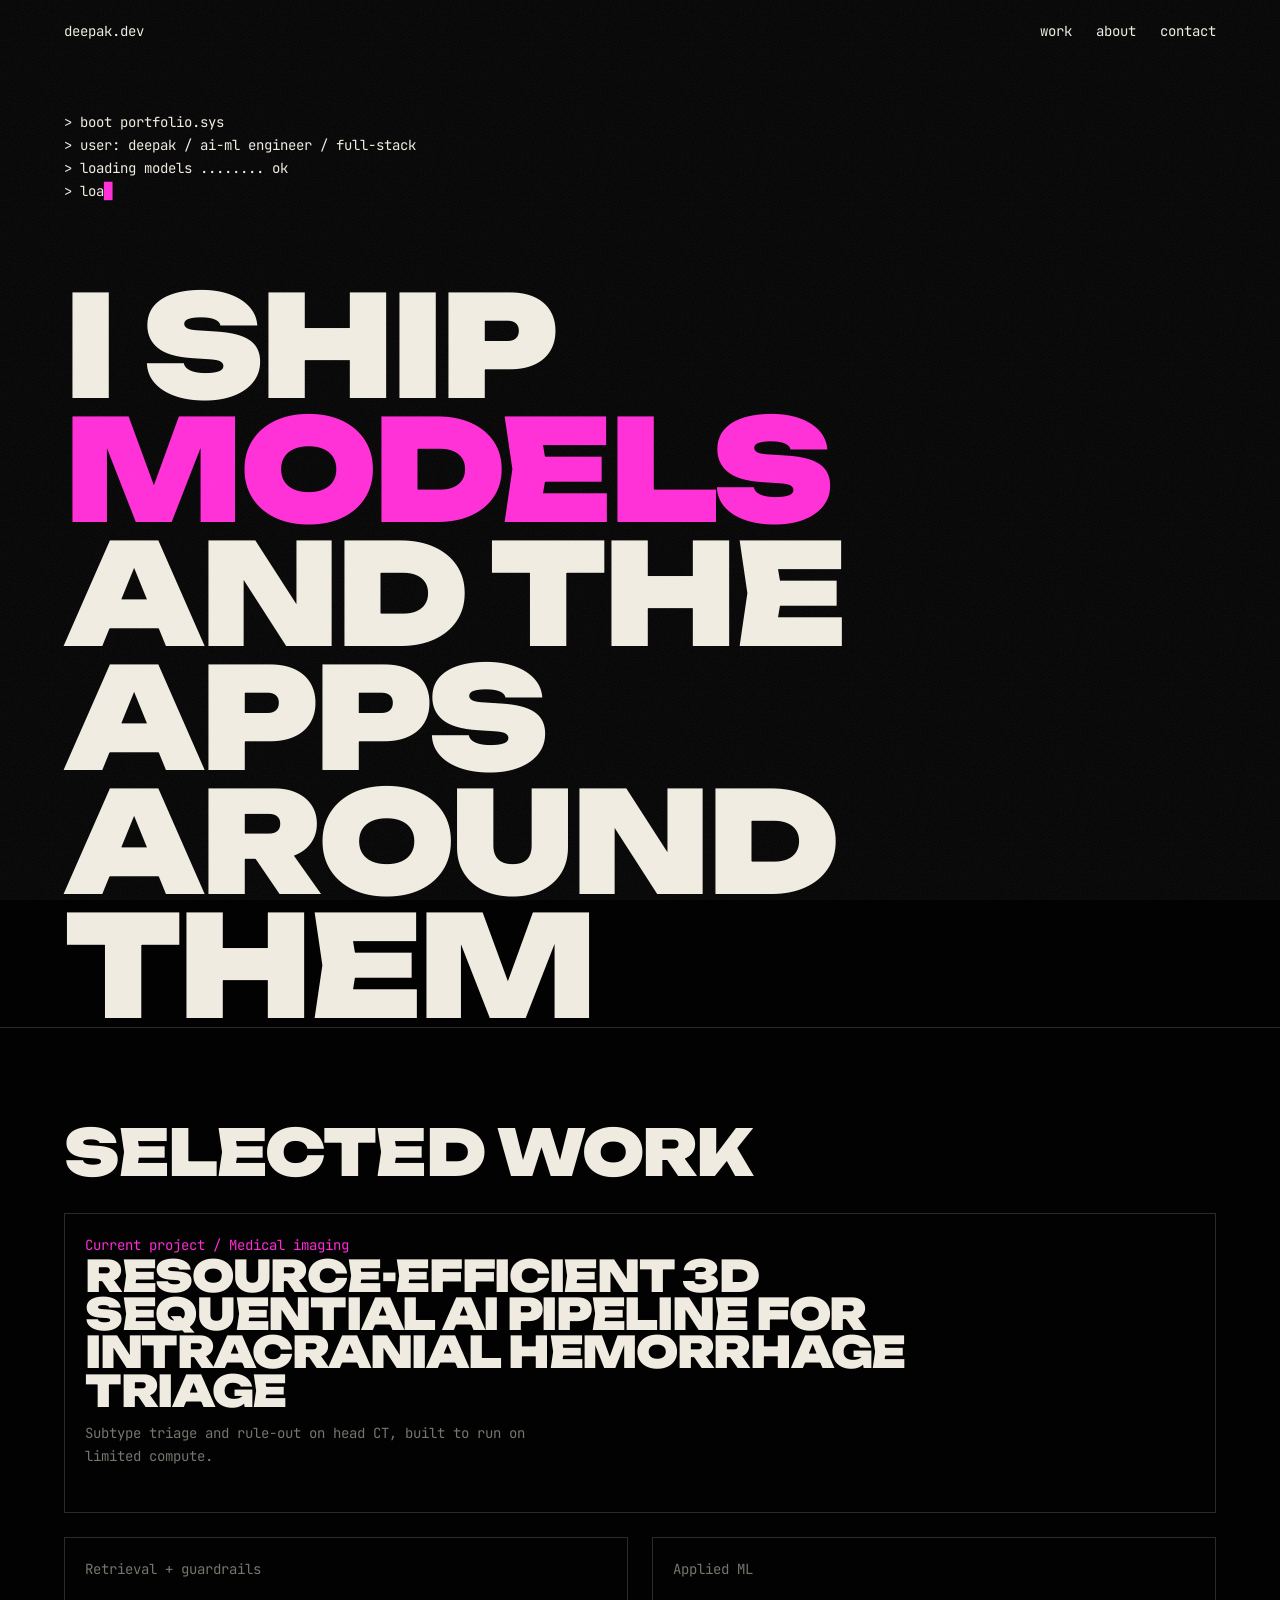
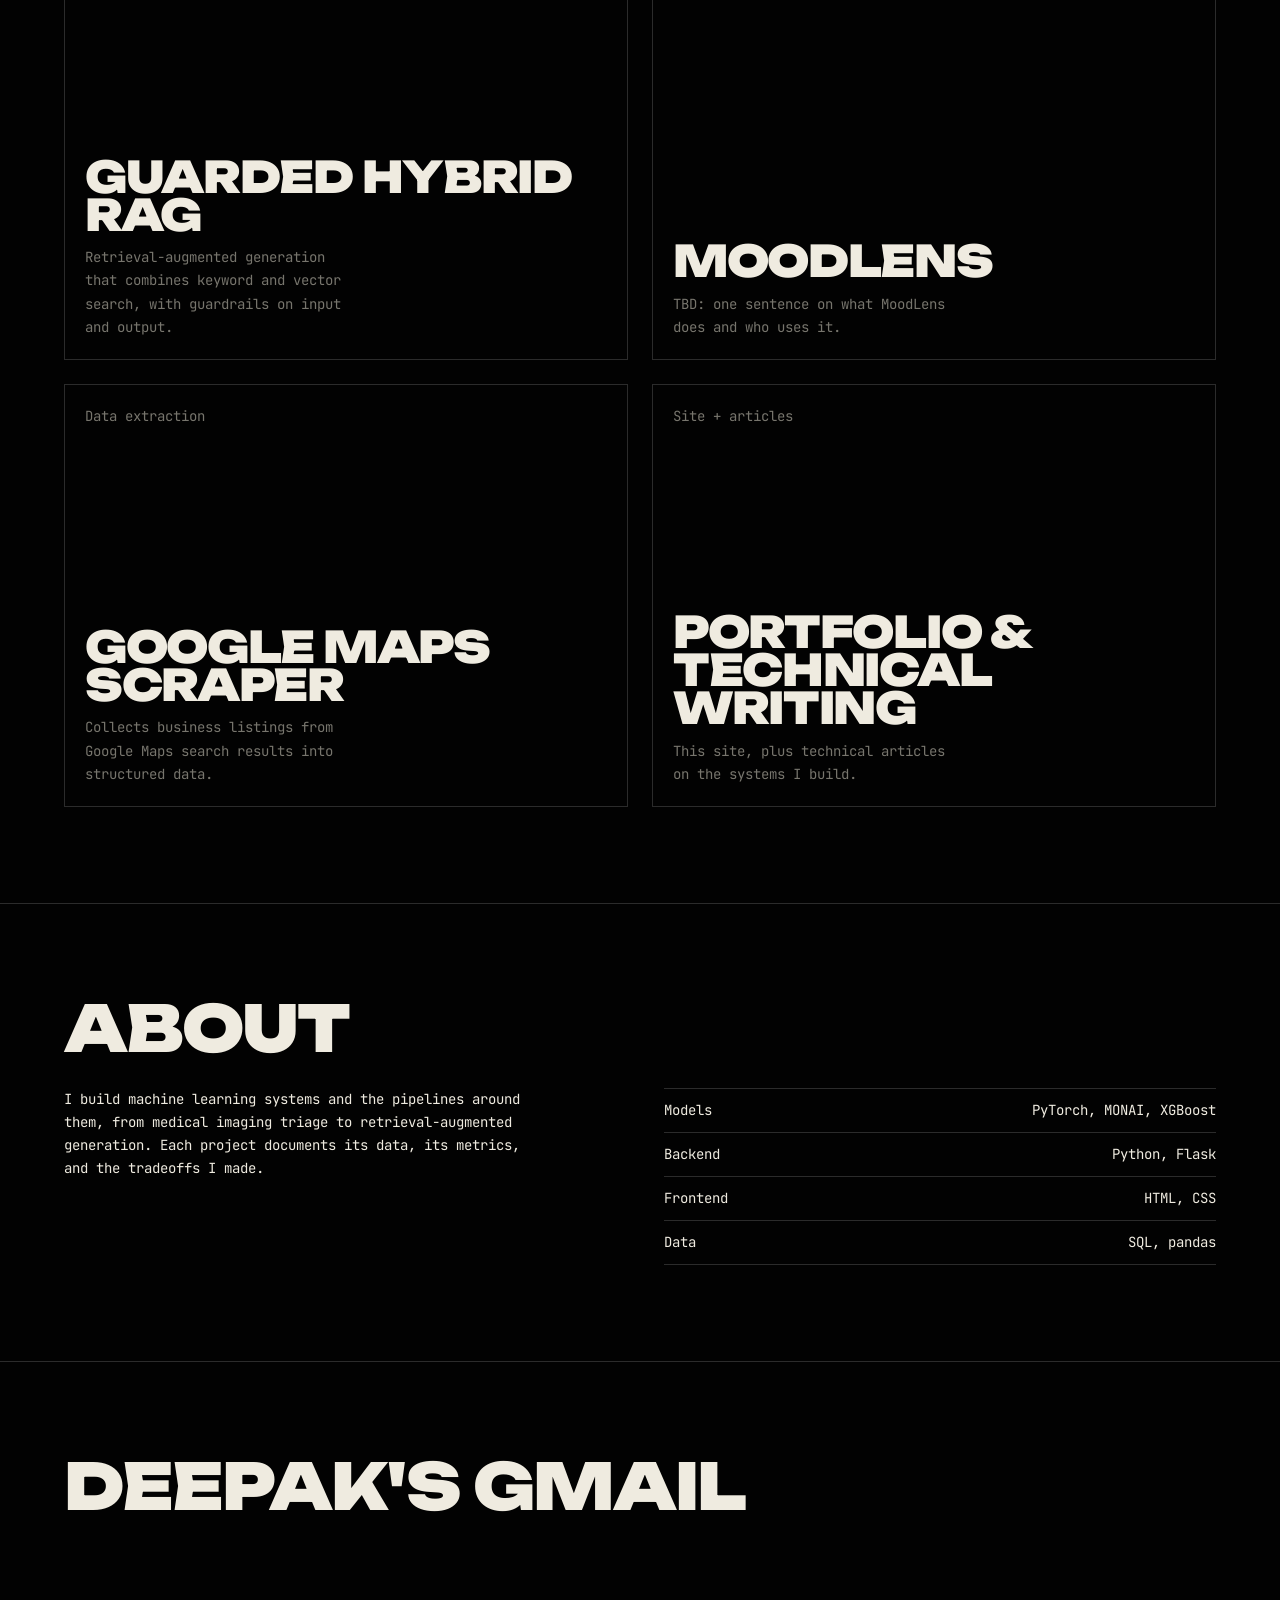
<file: index.html>
<!DOCTYPE html>
<html lang="en">
<head>
<meta charset="utf-8">
<meta name="viewport" content="width=device-width, initial-scale=1">
<title>Deepak | AI/ML Engineer</title>
<meta name="description" content="AI/ML engineer and full-stack developer. I ship models and the apps around them.">
<meta name="theme-color" content="#020202">
<link rel="preconnect" href="https://fonts.googleapis.com"><link rel="preconnect" href="https://fonts.gstatic.com" crossorigin><link href="https://fonts.googleapis.com/css2?family=JetBrains+Mono&amp;family=Unbounded:wght@900&amp;display=swap" rel="stylesheet">
<link rel="stylesheet" href="style.css">
</head>
<body>
<main>
  <div class="wrap">
    <nav aria-label="Primary">
      <span>deepak.dev</span>
      <span><a href="#work">work</a> &nbsp; <a href="#about">about</a> &nbsp; <a href="#contact">contact</a></span>
    </nav>
    <pre class="term" id="term" aria-label="Boot log">&gt; boot portfolio.sys
&gt; user: deepak / ai-ml engineer / full-stack
&gt; loading models ........ ok
&gt; loading pipelines ..... ok
&gt; 5 projects mounted. hover one to execute</pre>
    <h1 class="display h1">I ship<br><span class="ac">models</span><br>and the apps<br>around them</h1>
  </div>

  <section id="work"><div class="wrap">
    <h2 class="display h2">Selected work</h2>
    <a href="work/ich-triage.html" class="card featured" data-execute>
      <div class="meta">
        <span class="ac">Current project / Medical imaging</span>
        <div>
          <h3 class="display">Resource-Efficient 3D Sequential AI Pipeline for Intracranial Hemorrhage Triage</h3>
          <p>Subtype triage and rule-out on head CT, built to run on limited compute.</p>
        </div>
      </div>
      <div class="reveal" aria-hidden="true"><div class="shot"></div></div>
      <div class="cap" aria-hidden="true"><span>ICH Triage</span><span>PyTorch</span></div>
    </a>
    <div class="grid">
      <a href="work/guarded-hybrid-rag.html" class="card" data-execute>
        <div class="meta">
          <span class="dim">Retrieval + guardrails</span>
          <div><h3 class="display">Guarded Hybrid RAG</h3><p>Retrieval-augmented generation that combines keyword and vector search, with guardrails on input and output.</p></div>
        </div>
        <div class="reveal" aria-hidden="true"><div class="shot"></div></div>
        <div class="cap" aria-hidden="true"><span>Guarded Hybrid RAG</span><span>Python</span></div>
      </a>
      <a href="work/moodlens.html" class="card" data-execute>
        <div class="meta">
          <span class="dim">Applied ML</span>
          <div><h3 class="display">MoodLens</h3><p>TBD: one sentence on what MoodLens does and who uses it.</p></div>
        </div>
        <div class="reveal" aria-hidden="true"><div class="shot"></div></div>
        <div class="cap" aria-hidden="true"><span>MoodLens</span><span>Python</span></div>
      </a>
      <a href="work/google-maps-scraper.html" class="card" data-execute>
        <div class="meta">
          <span class="dim">Data extraction</span>
          <div><h3 class="display">Google Maps Scraper</h3><p>Collects business listings from Google Maps search results into structured data.</p></div>
        </div>
        <div class="reveal" aria-hidden="true"><div class="shot"></div></div>
        <div class="cap" aria-hidden="true"><span>Google Maps Scraper</span><span>Python</span></div>
      </a>
      <a href="work/portfolio-writing.html" class="card" data-execute>
        <div class="meta">
          <span class="dim">Site + articles</span>
          <div><h3 class="display">Portfolio &amp; Technical Writing</h3><p>This site, plus technical articles on the systems I build.</p></div>
        </div>
        <div class="reveal" aria-hidden="true"><div class="shot"></div></div>
        <div class="cap" aria-hidden="true"><span>Portfolio &amp; Technical Writing</span><span>HTML</span></div>
      </a>
    </div>
  </div></section>

  <section id="about"><div class="wrap">
    <h2 class="display h2">About</h2>
    <div class="about">
      <p>I build machine learning systems and the pipelines around them, from medical imaging triage to retrieval-augmented generation. Each project documents its data, its metrics, and the tradeoffs I made.</p>
      <ul class="skills">
        <li><span>Models</span><span>PyTorch, MONAI, XGBoost</span></li>
        <li><span>Backend</span><span>Python, Flask</span></li>
        <li><span>Frontend</span><span>HTML, CSS</span></li>
        <li><span>Data</span><span>SQL, pandas</span></li>
      </ul>
    </div>
  </div></section>

  <section id="contact"><div class="wrap">
    <a class="display h2 contact" href="mailto:deepakmeno51@gmail.com">Deepak's Gmail</a>
  </div></section>
</main>
<div class="vf" aria-hidden="true"><i></i><i></i><i></i><i></i><b>EXECUTE</b></div>
<script src="script.js"></script>
</body>
</html>
</file>
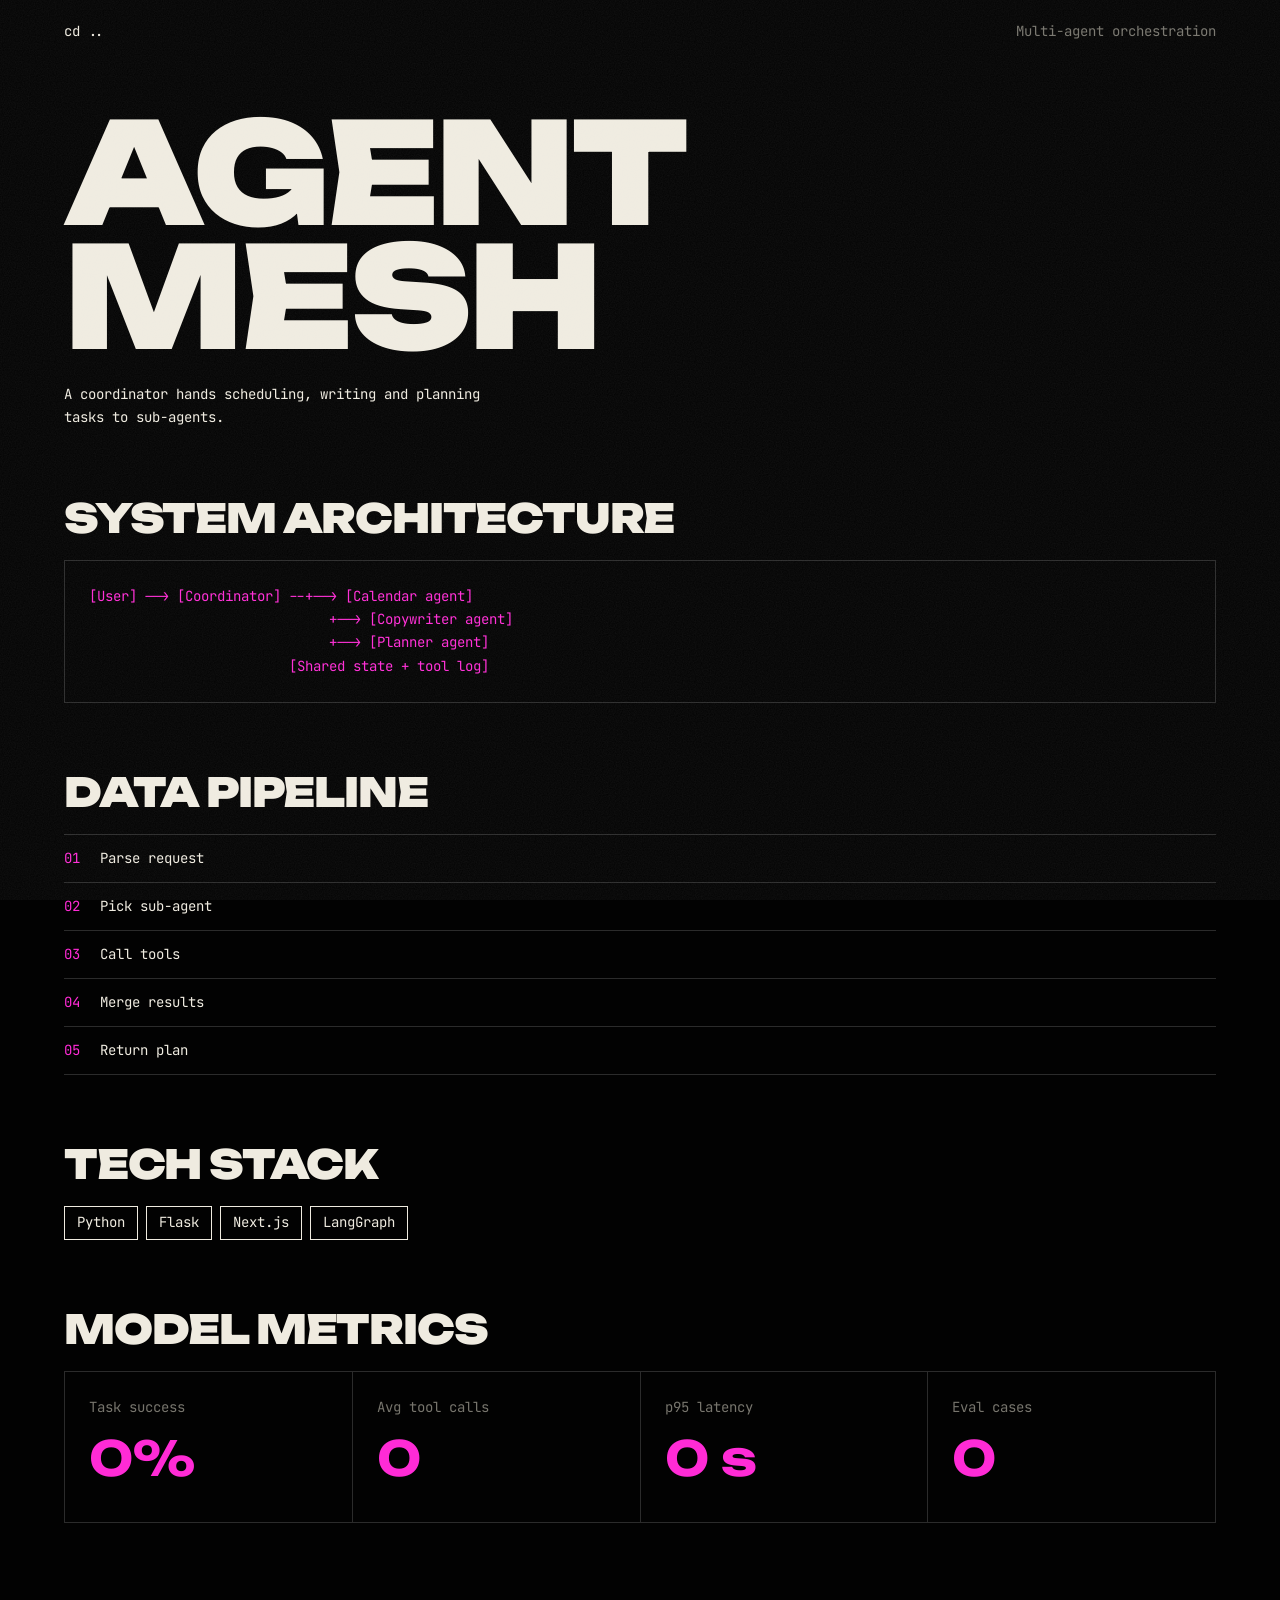
<file: work/agent-mesh.html>
<!DOCTYPE html>
<html lang="en">
<head>
<meta charset="utf-8">
<meta name="viewport" content="width=device-width, initial-scale=1">
<title>Agent Mesh | Deepak</title>
<meta name="description" content="A coordinator hands scheduling, writing and planning tasks to sub-agents.">
<meta name="theme-color" content="#020202">
<link rel="preconnect" href="https://fonts.googleapis.com"><link rel="preconnect" href="https://fonts.gstatic.com" crossorigin><link href="https://fonts.googleapis.com/css2?family=JetBrains+Mono&amp;family=Unbounded:wght@900&amp;display=swap" rel="stylesheet">
<link rel="stylesheet" href="../style.css">
</head>
<body>
<main class="wrap" style="padding-bottom:120px">
  <nav aria-label="Breadcrumb"><a href="../index.html" class="back">cd ..</a><span class="dim">Multi-agent orchestration</span></nav>
  <h1 class="display h1" style="margin:48px 0 24px">Agent Mesh</h1>
  <p style="max-width:56ch">A coordinator hands scheduling, writing and planning tasks to sub-agents.</p>

  <div class="block"><h2 class="display">System architecture</h2><pre class="arch">[User] --&gt; [Coordinator] --+--&gt; [Calendar agent]
                              +--&gt; [Copywriter agent]
                              +--&gt; [Planner agent]
                         [Shared state + tool log]</pre></div>
  <div class="block"><h2 class="display">Data pipeline</h2><ol class="steps"><li>Parse request</li><li>Pick sub-agent</li><li>Call tools</li><li>Merge results</li><li>Return plan</li></ol></div>
  <div class="block"><h2 class="display">Tech stack</h2><div class="chips"><span>Python</span><span>Flask</span><span>Next.js</span><span>LangGraph</span></div></div>
  <div class="block"><h2 class="display">Model metrics</h2><div class="metrics"><div><span class="dim">Task success</span><strong>0%</strong></div><div><span class="dim">Avg tool calls</span><strong>0</strong></div><div><span class="dim">p95 latency</span><strong>0 s</strong></div><div><span class="dim">Eval cases</span><strong>0</strong></div></div></div>
</main>
<div class="vf" aria-hidden="true"><i></i><i></i><i></i><i></i><b>EXECUTE</b></div>
<script src="../script.js"></script>
</body>
</html>
</file>
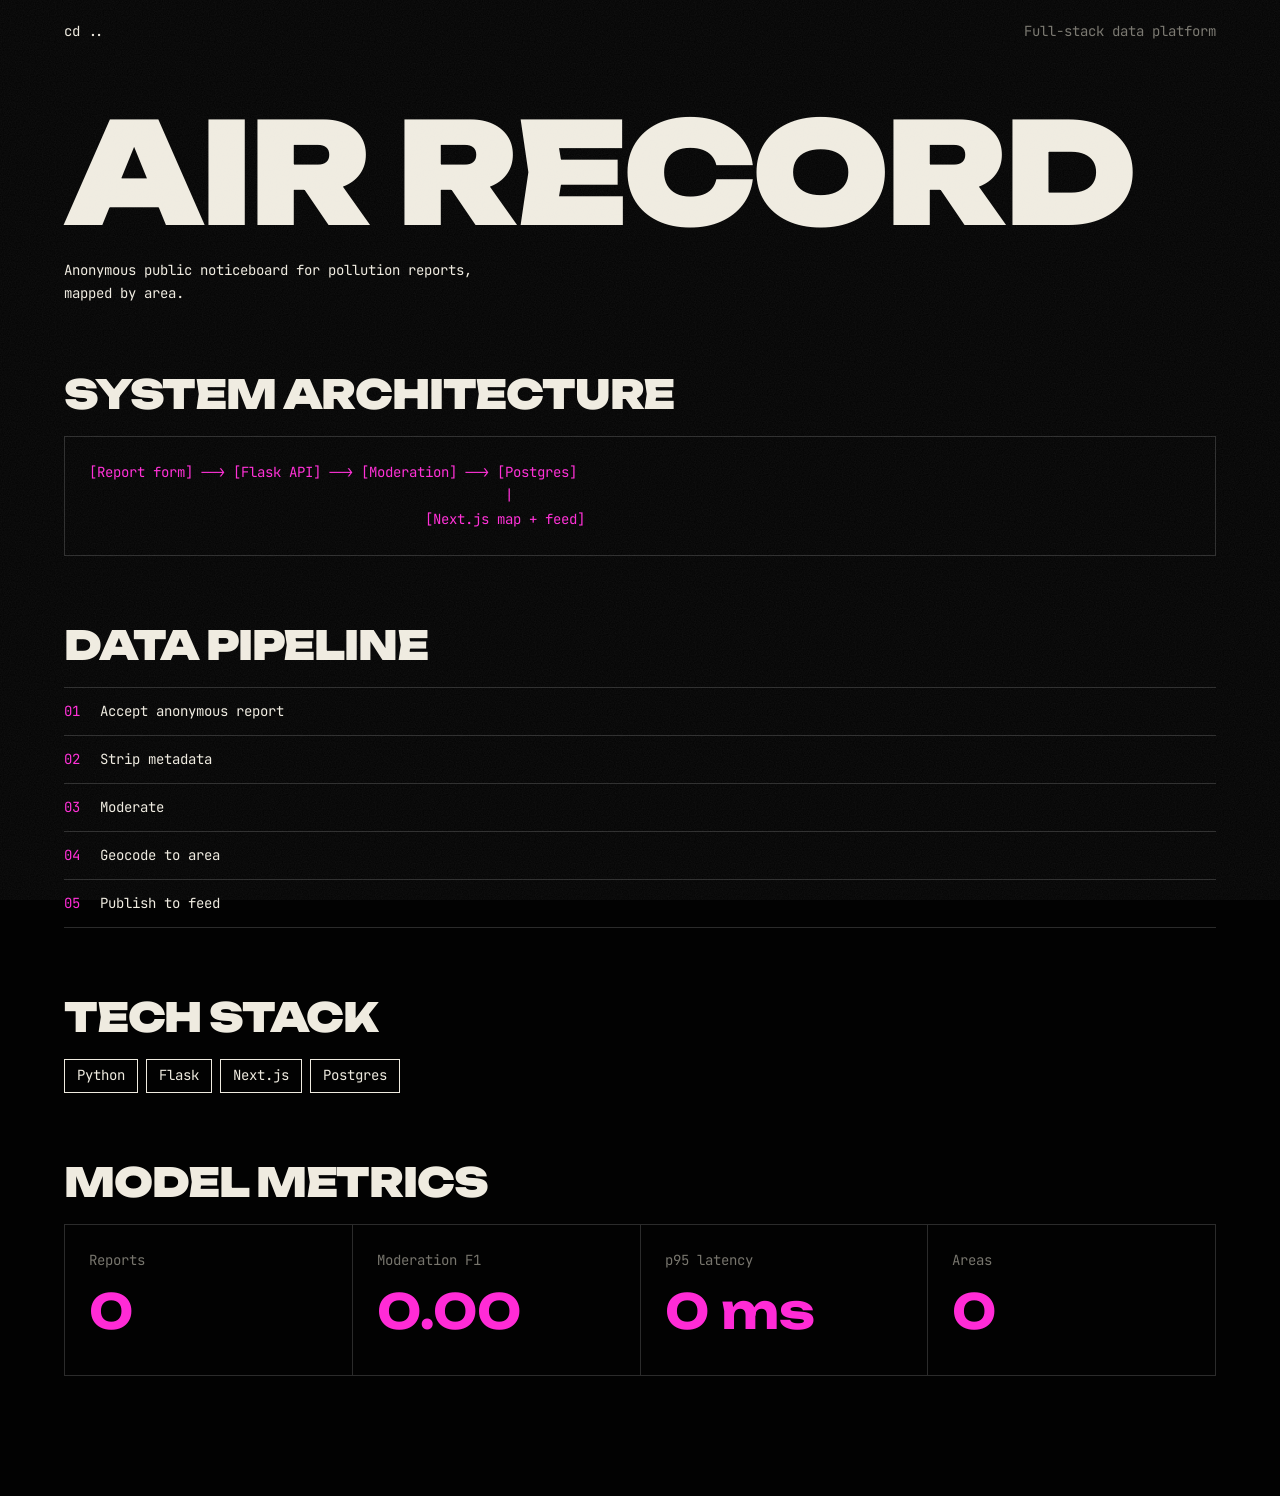
<file: work/air-record.html>
<!DOCTYPE html>
<html lang="en">
<head>
<meta charset="utf-8">
<meta name="viewport" content="width=device-width, initial-scale=1">
<title>Air Record | Deepak</title>
<meta name="description" content="Anonymous public noticeboard for pollution reports, mapped by area.">
<meta name="theme-color" content="#020202">
<link rel="preconnect" href="https://fonts.googleapis.com"><link rel="preconnect" href="https://fonts.gstatic.com" crossorigin><link href="https://fonts.googleapis.com/css2?family=JetBrains+Mono&amp;family=Unbounded:wght@900&amp;display=swap" rel="stylesheet">
<link rel="stylesheet" href="../style.css">
</head>
<body>
<main class="wrap" style="padding-bottom:120px">
  <nav aria-label="Breadcrumb"><a href="../index.html" class="back">cd ..</a><span class="dim">Full-stack data platform</span></nav>
  <h1 class="display h1" style="margin:48px 0 24px">Air Record</h1>
  <p style="max-width:56ch">Anonymous public noticeboard for pollution reports, mapped by area.</p>

  <div class="block"><h2 class="display">System architecture</h2><pre class="arch">[Report form] --&gt; [Flask API] --&gt; [Moderation] --&gt; [Postgres]
                                                    |
                                          [Next.js map + feed]</pre></div>
  <div class="block"><h2 class="display">Data pipeline</h2><ol class="steps"><li>Accept anonymous report</li><li>Strip metadata</li><li>Moderate</li><li>Geocode to area</li><li>Publish to feed</li></ol></div>
  <div class="block"><h2 class="display">Tech stack</h2><div class="chips"><span>Python</span><span>Flask</span><span>Next.js</span><span>Postgres</span></div></div>
  <div class="block"><h2 class="display">Model metrics</h2><div class="metrics"><div><span class="dim">Reports</span><strong>0</strong></div><div><span class="dim">Moderation F1</span><strong>0.00</strong></div><div><span class="dim">p95 latency</span><strong>0 ms</strong></div><div><span class="dim">Areas</span><strong>0</strong></div></div></div>
</main>
<div class="vf" aria-hidden="true"><i></i><i></i><i></i><i></i><b>EXECUTE</b></div>
<script src="../script.js"></script>
</body>
</html>
</file>
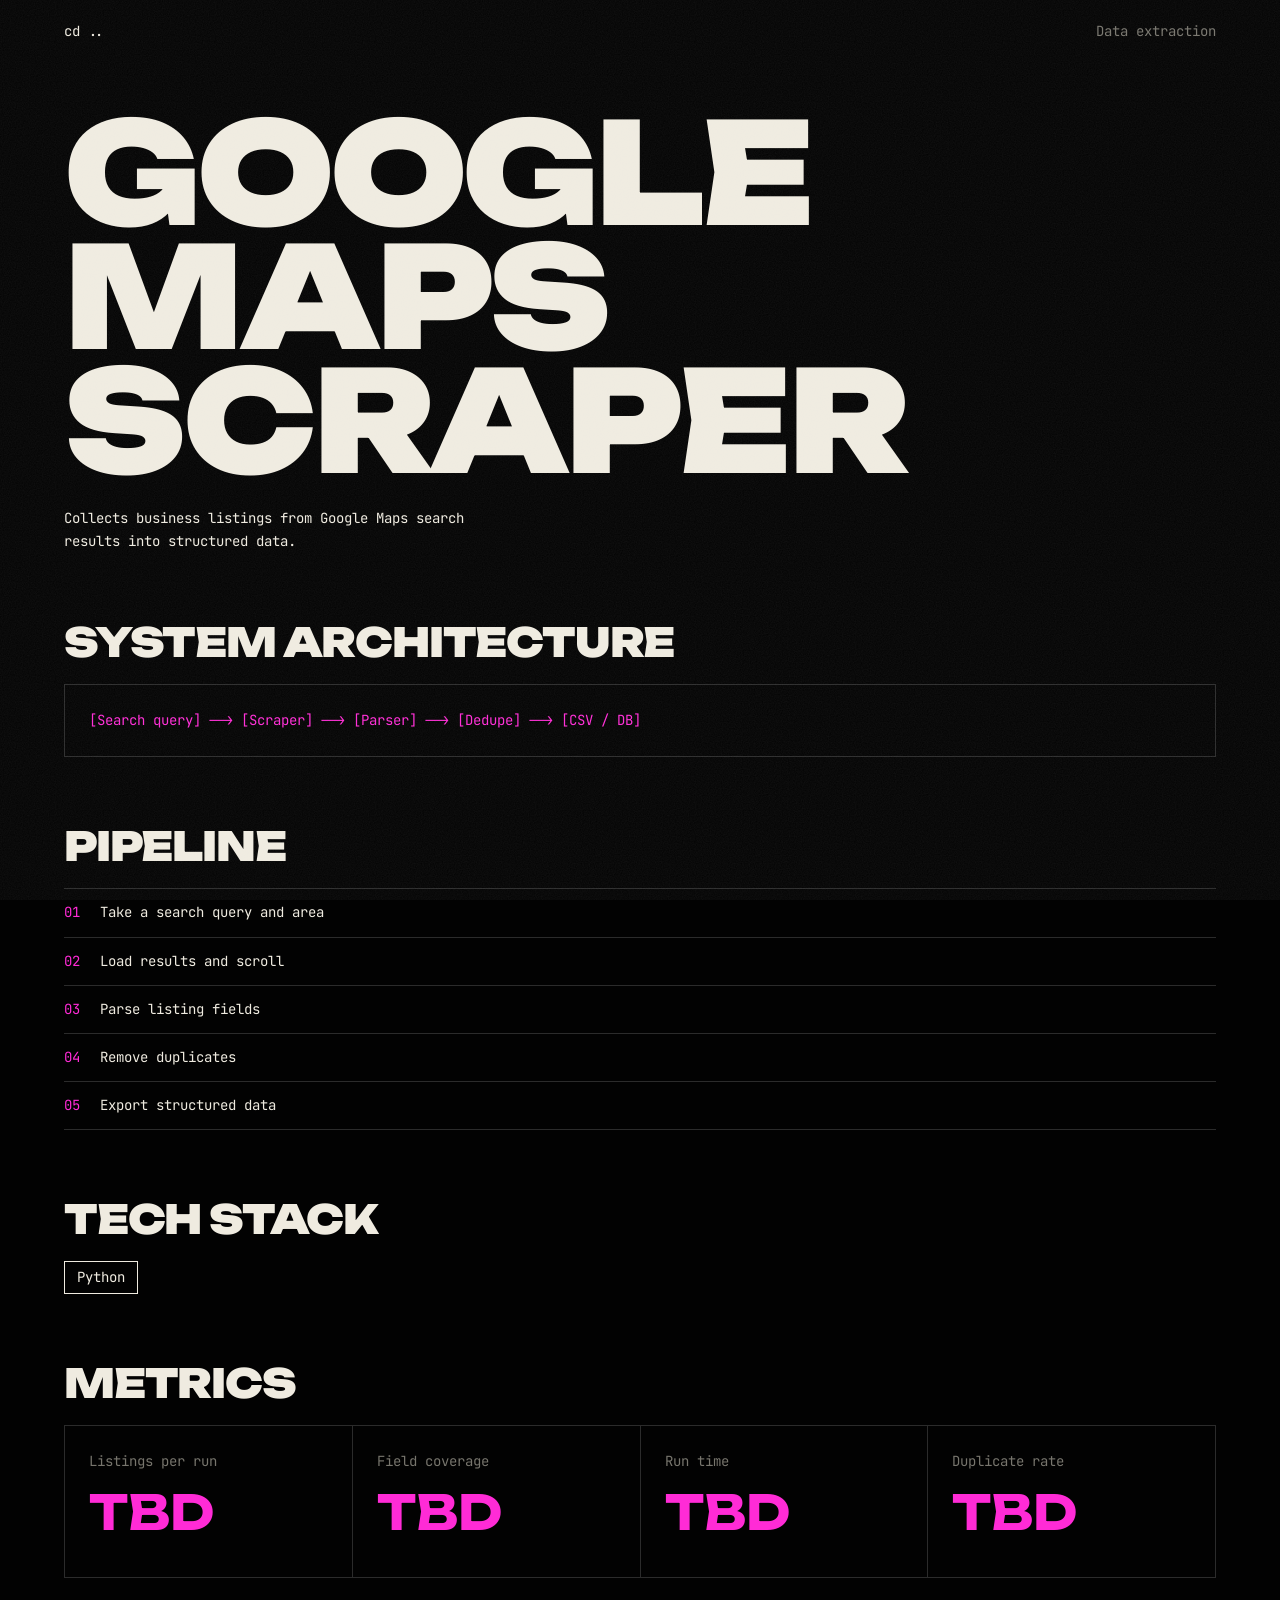
<file: work/google-maps-scraper.html>
<!DOCTYPE html>
<html lang="en">
<head>
<meta charset="utf-8">
<meta name="viewport" content="width=device-width, initial-scale=1">
<title>Google Maps Scraper | Deepak</title>
<meta name="description" content="Collects business listings from Google Maps search results into structured data.">
<meta name="theme-color" content="#020202">
<link rel="preconnect" href="https://fonts.googleapis.com"><link rel="preconnect" href="https://fonts.gstatic.com" crossorigin><link href="https://fonts.googleapis.com/css2?family=JetBrains+Mono&amp;family=Unbounded:wght@900&amp;display=swap" rel="stylesheet">
<link rel="stylesheet" href="../style.css">
</head>
<body>
<main class="wrap" style="padding-bottom:120px">
  <nav aria-label="Breadcrumb"><a href="../index.html" class="back">cd ..</a><span class="dim">Data extraction</span></nav>
  <h1 class="display h1" style="margin:48px 0 24px">Google Maps Scraper</h1>
  <p style="max-width:56ch">Collects business listings from Google Maps search results into structured data.</p>

  <div class="block"><h2 class="display">System architecture</h2><pre class="arch">[Search query] --&gt; [Scraper] --&gt; [Parser] --&gt; [Dedupe] --&gt; [CSV / DB]</pre></div>
  <div class="block"><h2 class="display">Pipeline</h2><ol class="steps"><li>Take a search query and area</li><li>Load results and scroll</li><li>Parse listing fields</li><li>Remove duplicates</li><li>Export structured data</li></ol></div>
  <div class="block"><h2 class="display">Tech stack</h2><div class="chips"><span>Python</span></div></div>
  <div class="block"><h2 class="display">Metrics</h2><div class="metrics"><div><span class="dim">Listings per run</span><strong>TBD</strong></div><div><span class="dim">Field coverage</span><strong>TBD</strong></div><div><span class="dim">Run time</span><strong>TBD</strong></div><div><span class="dim">Duplicate rate</span><strong>TBD</strong></div></div></div>
</main>
<div class="vf" aria-hidden="true"><i></i><i></i><i></i><i></i><b>EXECUTE</b></div>
<script src="../script.js"></script>
</body>
</html>
</file>
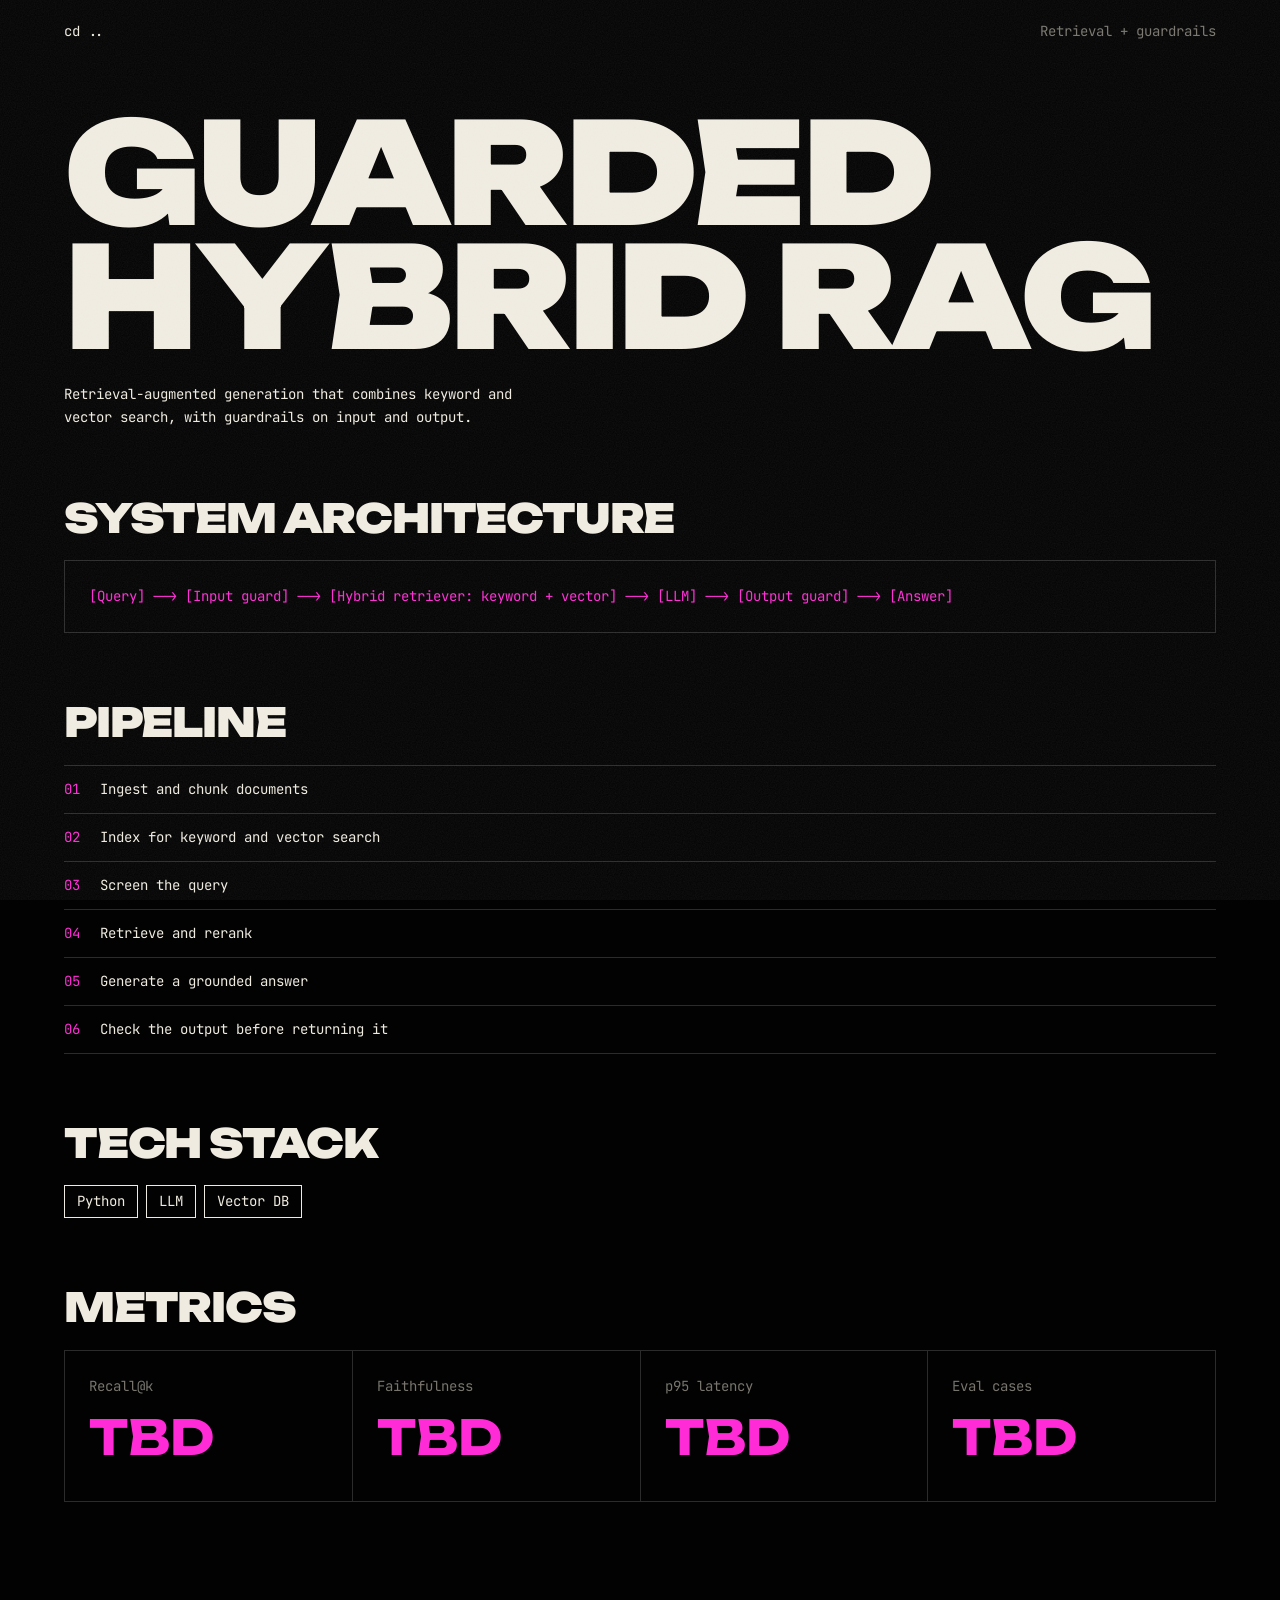
<file: work/guarded-hybrid-rag.html>
<!DOCTYPE html>
<html lang="en">
<head>
<meta charset="utf-8">
<meta name="viewport" content="width=device-width, initial-scale=1">
<title>Guarded Hybrid RAG | Deepak</title>
<meta name="description" content="Retrieval-augmented generation that combines keyword and vector search, with guardrails on input and output.">
<meta name="theme-color" content="#020202">
<link rel="preconnect" href="https://fonts.googleapis.com"><link rel="preconnect" href="https://fonts.gstatic.com" crossorigin><link href="https://fonts.googleapis.com/css2?family=JetBrains+Mono&amp;family=Unbounded:wght@900&amp;display=swap" rel="stylesheet">
<link rel="stylesheet" href="../style.css">
</head>
<body>
<main class="wrap" style="padding-bottom:120px">
  <nav aria-label="Breadcrumb"><a href="../index.html" class="back">cd ..</a><span class="dim">Retrieval + guardrails</span></nav>
  <h1 class="display h1" style="margin:48px 0 24px">Guarded Hybrid RAG</h1>
  <p style="max-width:56ch">Retrieval-augmented generation that combines keyword and vector search, with guardrails on input and output.</p>

  <div class="block"><h2 class="display">System architecture</h2><pre class="arch">[Query] --&gt; [Input guard] --&gt; [Hybrid retriever: keyword + vector] --&gt; [LLM] --&gt; [Output guard] --&gt; [Answer]</pre></div>
  <div class="block"><h2 class="display">Pipeline</h2><ol class="steps"><li>Ingest and chunk documents</li><li>Index for keyword and vector search</li><li>Screen the query</li><li>Retrieve and rerank</li><li>Generate a grounded answer</li><li>Check the output before returning it</li></ol></div>
  <div class="block"><h2 class="display">Tech stack</h2><div class="chips"><span>Python</span><span>LLM</span><span>Vector DB</span></div></div>
  <div class="block"><h2 class="display">Metrics</h2><div class="metrics"><div><span class="dim">Recall@k</span><strong>TBD</strong></div><div><span class="dim">Faithfulness</span><strong>TBD</strong></div><div><span class="dim">p95 latency</span><strong>TBD</strong></div><div><span class="dim">Eval cases</span><strong>TBD</strong></div></div></div>
</main>
<div class="vf" aria-hidden="true"><i></i><i></i><i></i><i></i><b>EXECUTE</b></div>
<script src="../script.js"></script>
</body>
</html>
</file>
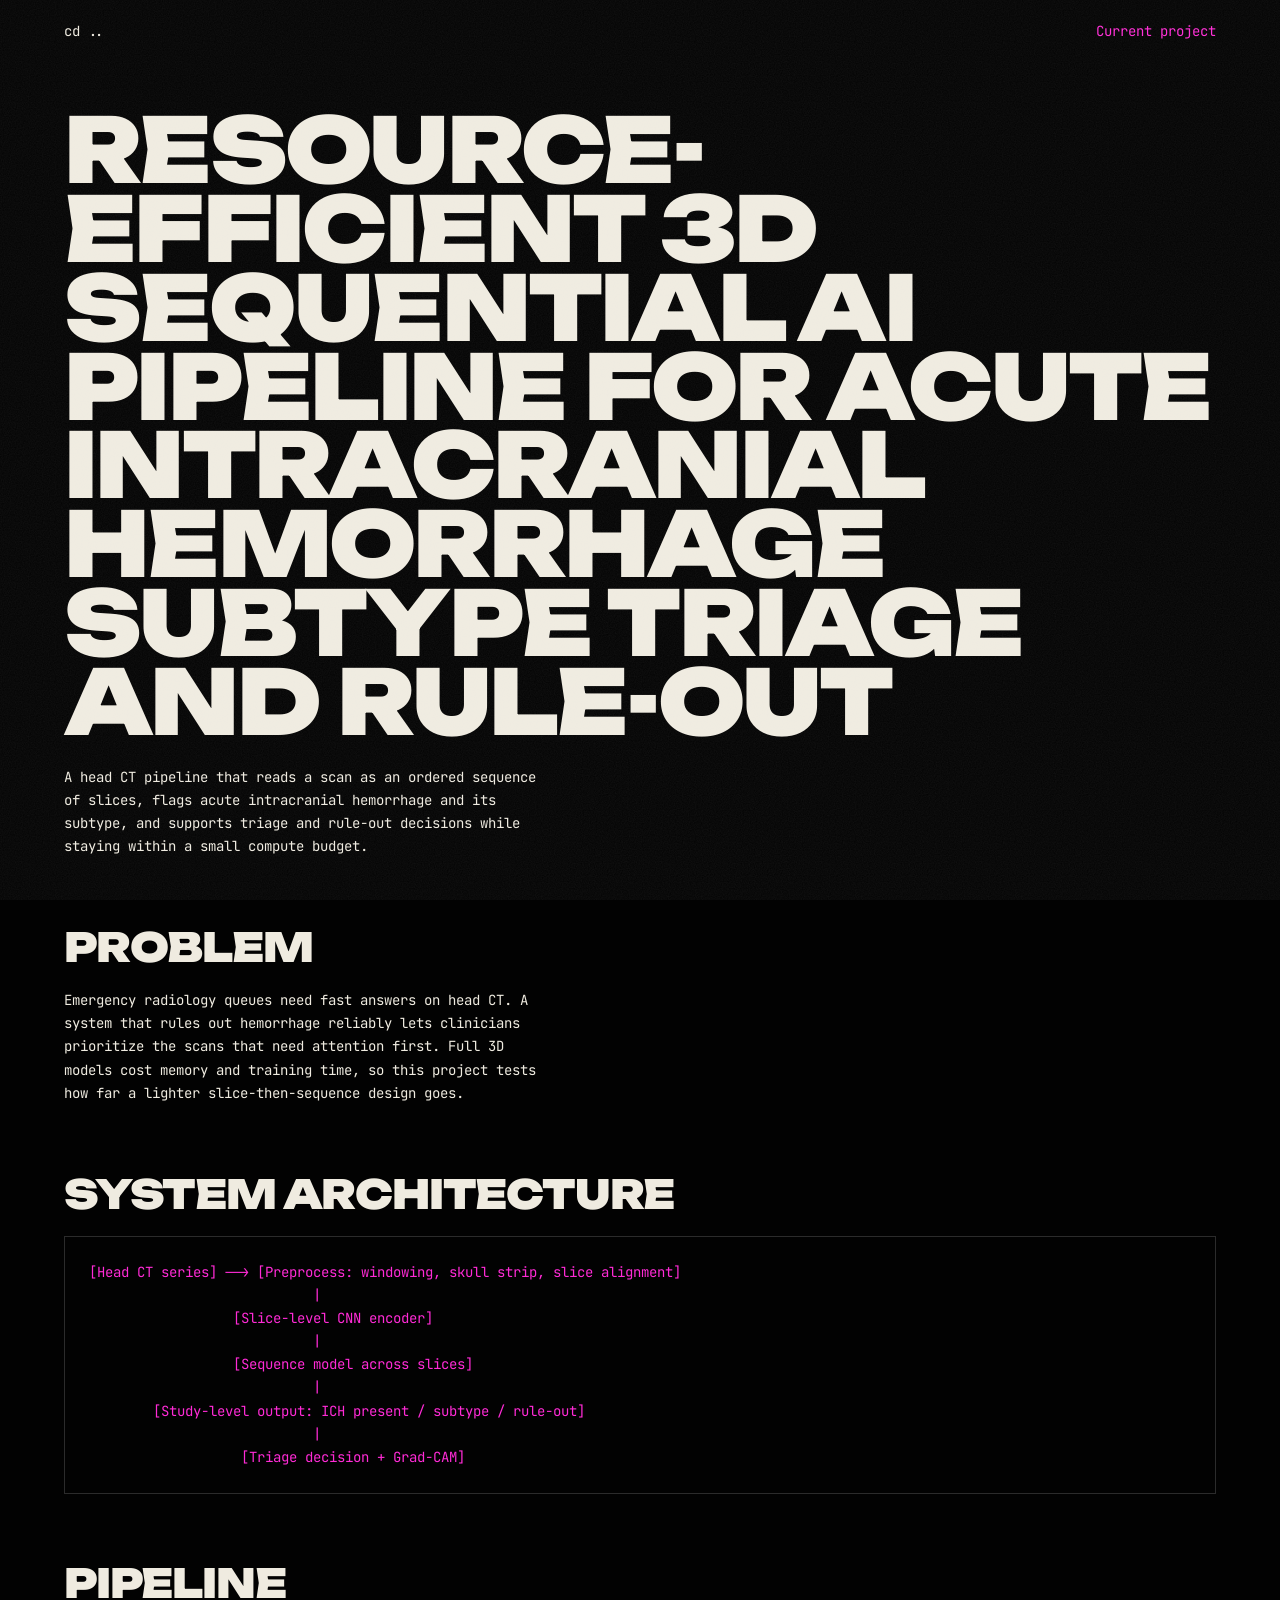
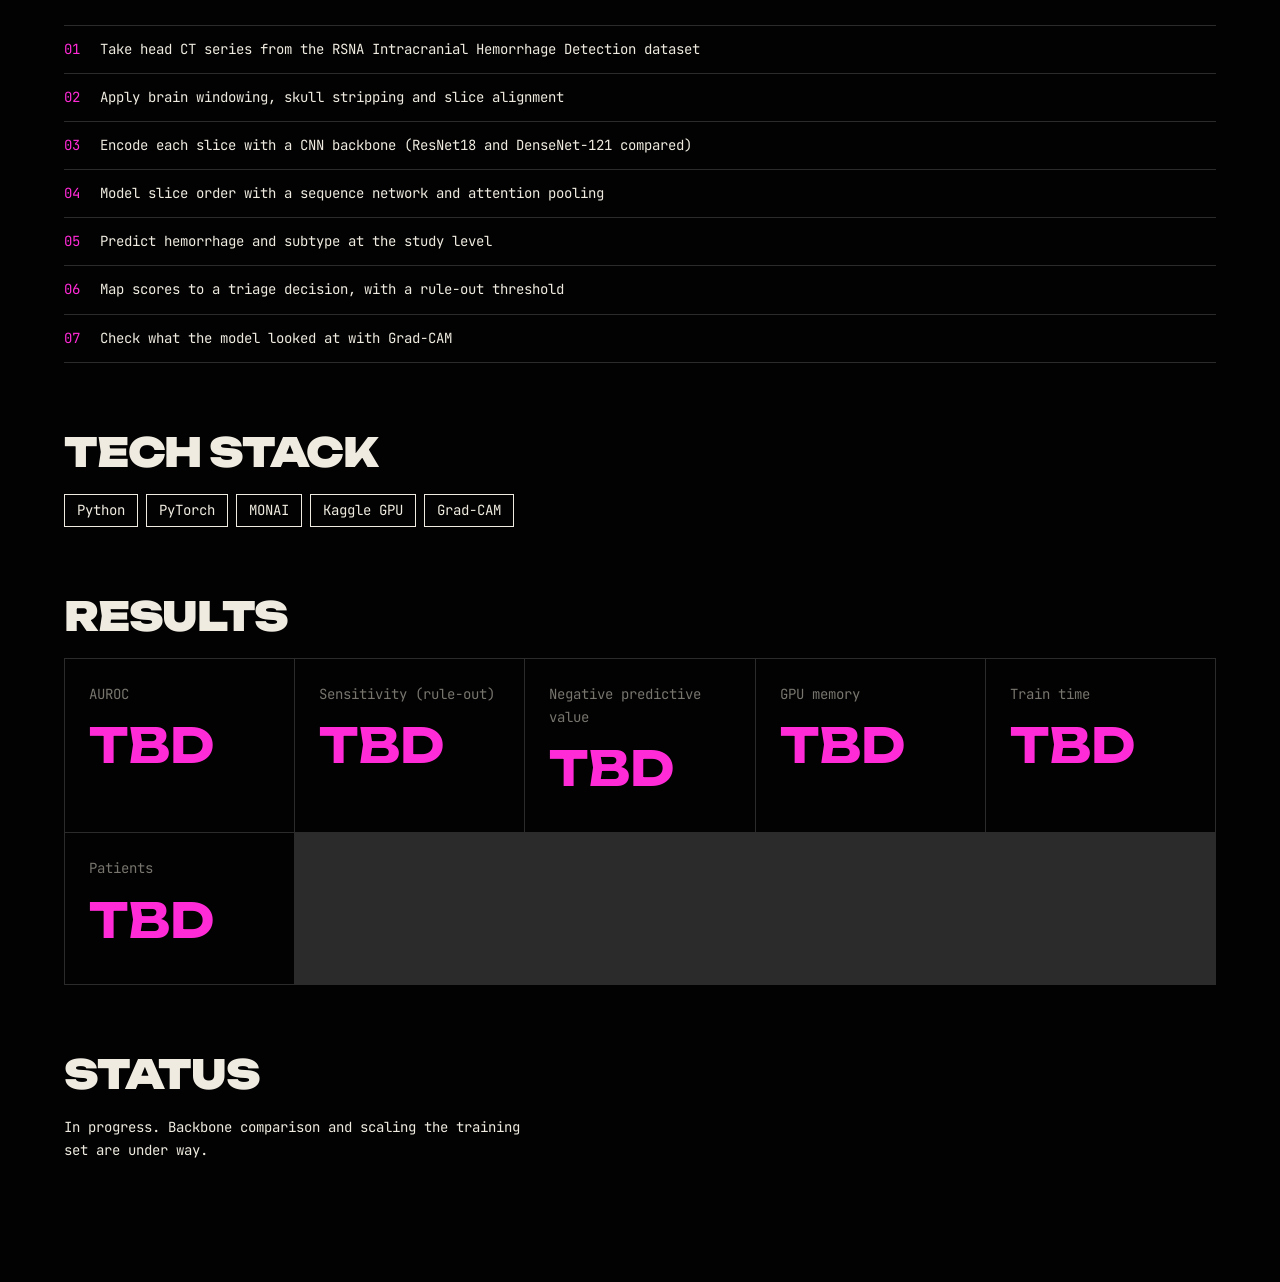
<file: work/ich-triage.html>
<!DOCTYPE html>
<html lang="en">
<head>
<meta charset="utf-8">
<meta name="viewport" content="width=device-width, initial-scale=1">
<title>ICH Triage | Deepak</title>
<meta name="description" content="Resource-efficient 3D sequential AI pipeline for acute intracranial hemorrhage subtype triage and rule-out on head CT.">
<meta name="theme-color" content="#020202">
<link rel="preconnect" href="https://fonts.googleapis.com"><link rel="preconnect" href="https://fonts.gstatic.com" crossorigin><link href="https://fonts.googleapis.com/css2?family=JetBrains+Mono&amp;family=Unbounded:wght@900&amp;display=swap" rel="stylesheet">
<link rel="stylesheet" href="../style.css">
</head>
<body>
<main class="wrap" style="padding-bottom:120px">
  <nav aria-label="Breadcrumb"><a href="../index.html" class="back">cd ..</a><span class="ac">Current project</span></nav>
  <h1 class="display h1" style="margin:48px 0 24px;font-size:clamp(32px,7vw,96px)">Resource-Efficient 3D Sequential AI Pipeline for Acute Intracranial Hemorrhage Subtype Triage and Rule-Out</h1>
  <p style="max-width:60ch">A head CT pipeline that reads a scan as an ordered sequence of slices, flags acute intracranial hemorrhage and its subtype, and supports triage and rule-out decisions while staying within a small compute budget.</p>

  <div class="block"><h2 class="display">Problem</h2><p style="max-width:60ch">Emergency radiology queues need fast answers on head CT. A system that rules out hemorrhage reliably lets clinicians prioritize the scans that need attention first. Full 3D models cost memory and training time, so this project tests how far a lighter slice-then-sequence design goes.</p></div>

  <div class="block"><h2 class="display">System architecture</h2><pre class="arch">[Head CT series] --&gt; [Preprocess: windowing, skull strip, slice alignment]
                            |
                  [Slice-level CNN encoder]
                            |
                  [Sequence model across slices]
                            |
        [Study-level output: ICH present / subtype / rule-out]
                            |
                   [Triage decision + Grad-CAM]</pre></div>
  <div class="block"><h2 class="display">Pipeline</h2><ol class="steps"><li>Take head CT series from the RSNA Intracranial Hemorrhage Detection dataset</li><li>Apply brain windowing, skull stripping and slice alignment</li><li>Encode each slice with a CNN backbone (ResNet18 and DenseNet-121 compared)</li><li>Model slice order with a sequence network and attention pooling</li><li>Predict hemorrhage and subtype at the study level</li><li>Map scores to a triage decision, with a rule-out threshold</li><li>Check what the model looked at with Grad-CAM</li></ol></div>
  <div class="block"><h2 class="display">Tech stack</h2><div class="chips"><span>Python</span><span>PyTorch</span><span>MONAI</span><span>Kaggle GPU</span><span>Grad-CAM</span></div></div>
  <div class="block"><h2 class="display">Results</h2><div class="metrics"><div><span class="dim">AUROC</span><strong>TBD</strong></div><div><span class="dim">Sensitivity (rule-out)</span><strong>TBD</strong></div><div><span class="dim">Negative predictive value</span><strong>TBD</strong></div><div><span class="dim">GPU memory</span><strong>TBD</strong></div><div><span class="dim">Train time</span><strong>TBD</strong></div><div><span class="dim">Patients</span><strong>TBD</strong></div></div></div>
  <div class="block"><h2 class="display">Status</h2><p style="max-width:60ch">In progress. Backbone comparison and scaling the training set are under way.</p></div>
</main>
<div class="vf" aria-hidden="true"><i></i><i></i><i></i><i></i><b>EXECUTE</b></div>
<script src="../script.js"></script>
</body>
</html>
</file>
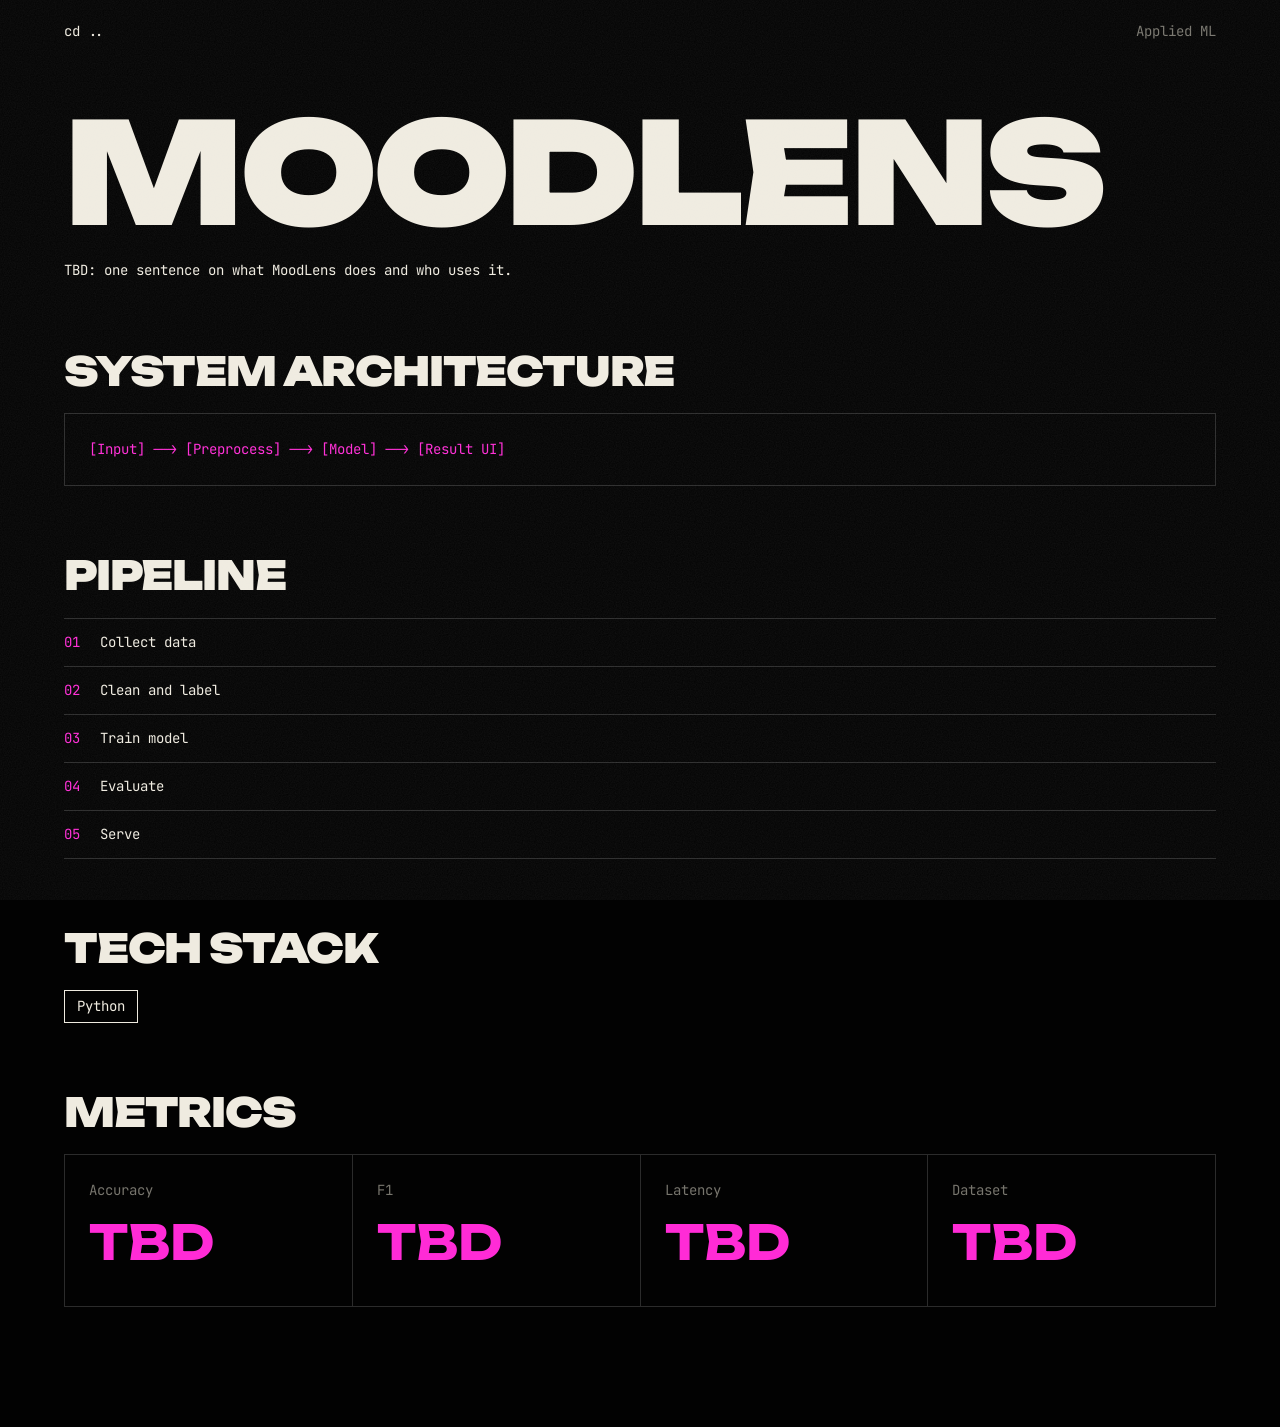
<file: work/moodlens.html>
<!DOCTYPE html>
<html lang="en">
<head>
<meta charset="utf-8">
<meta name="viewport" content="width=device-width, initial-scale=1">
<title>MoodLens | Deepak</title>
<meta name="description" content="TBD: one sentence on what MoodLens does and who uses it.">
<meta name="theme-color" content="#020202">
<link rel="preconnect" href="https://fonts.googleapis.com"><link rel="preconnect" href="https://fonts.gstatic.com" crossorigin><link href="https://fonts.googleapis.com/css2?family=JetBrains+Mono&amp;family=Unbounded:wght@900&amp;display=swap" rel="stylesheet">
<link rel="stylesheet" href="../style.css">
</head>
<body>
<main class="wrap" style="padding-bottom:120px">
  <nav aria-label="Breadcrumb"><a href="../index.html" class="back">cd ..</a><span class="dim">Applied ML</span></nav>
  <h1 class="display h1" style="margin:48px 0 24px">MoodLens</h1>
  <p style="max-width:56ch">TBD: one sentence on what MoodLens does and who uses it.</p>

  <div class="block"><h2 class="display">System architecture</h2><pre class="arch">[Input] --&gt; [Preprocess] --&gt; [Model] --&gt; [Result UI]</pre></div>
  <div class="block"><h2 class="display">Pipeline</h2><ol class="steps"><li>Collect data</li><li>Clean and label</li><li>Train model</li><li>Evaluate</li><li>Serve</li></ol></div>
  <div class="block"><h2 class="display">Tech stack</h2><div class="chips"><span>Python</span></div></div>
  <div class="block"><h2 class="display">Metrics</h2><div class="metrics"><div><span class="dim">Accuracy</span><strong>TBD</strong></div><div><span class="dim">F1</span><strong>TBD</strong></div><div><span class="dim">Latency</span><strong>TBD</strong></div><div><span class="dim">Dataset</span><strong>TBD</strong></div></div></div>
</main>
<div class="vf" aria-hidden="true"><i></i><i></i><i></i><i></i><b>EXECUTE</b></div>
<script src="../script.js"></script>
</body>
</html>
</file>
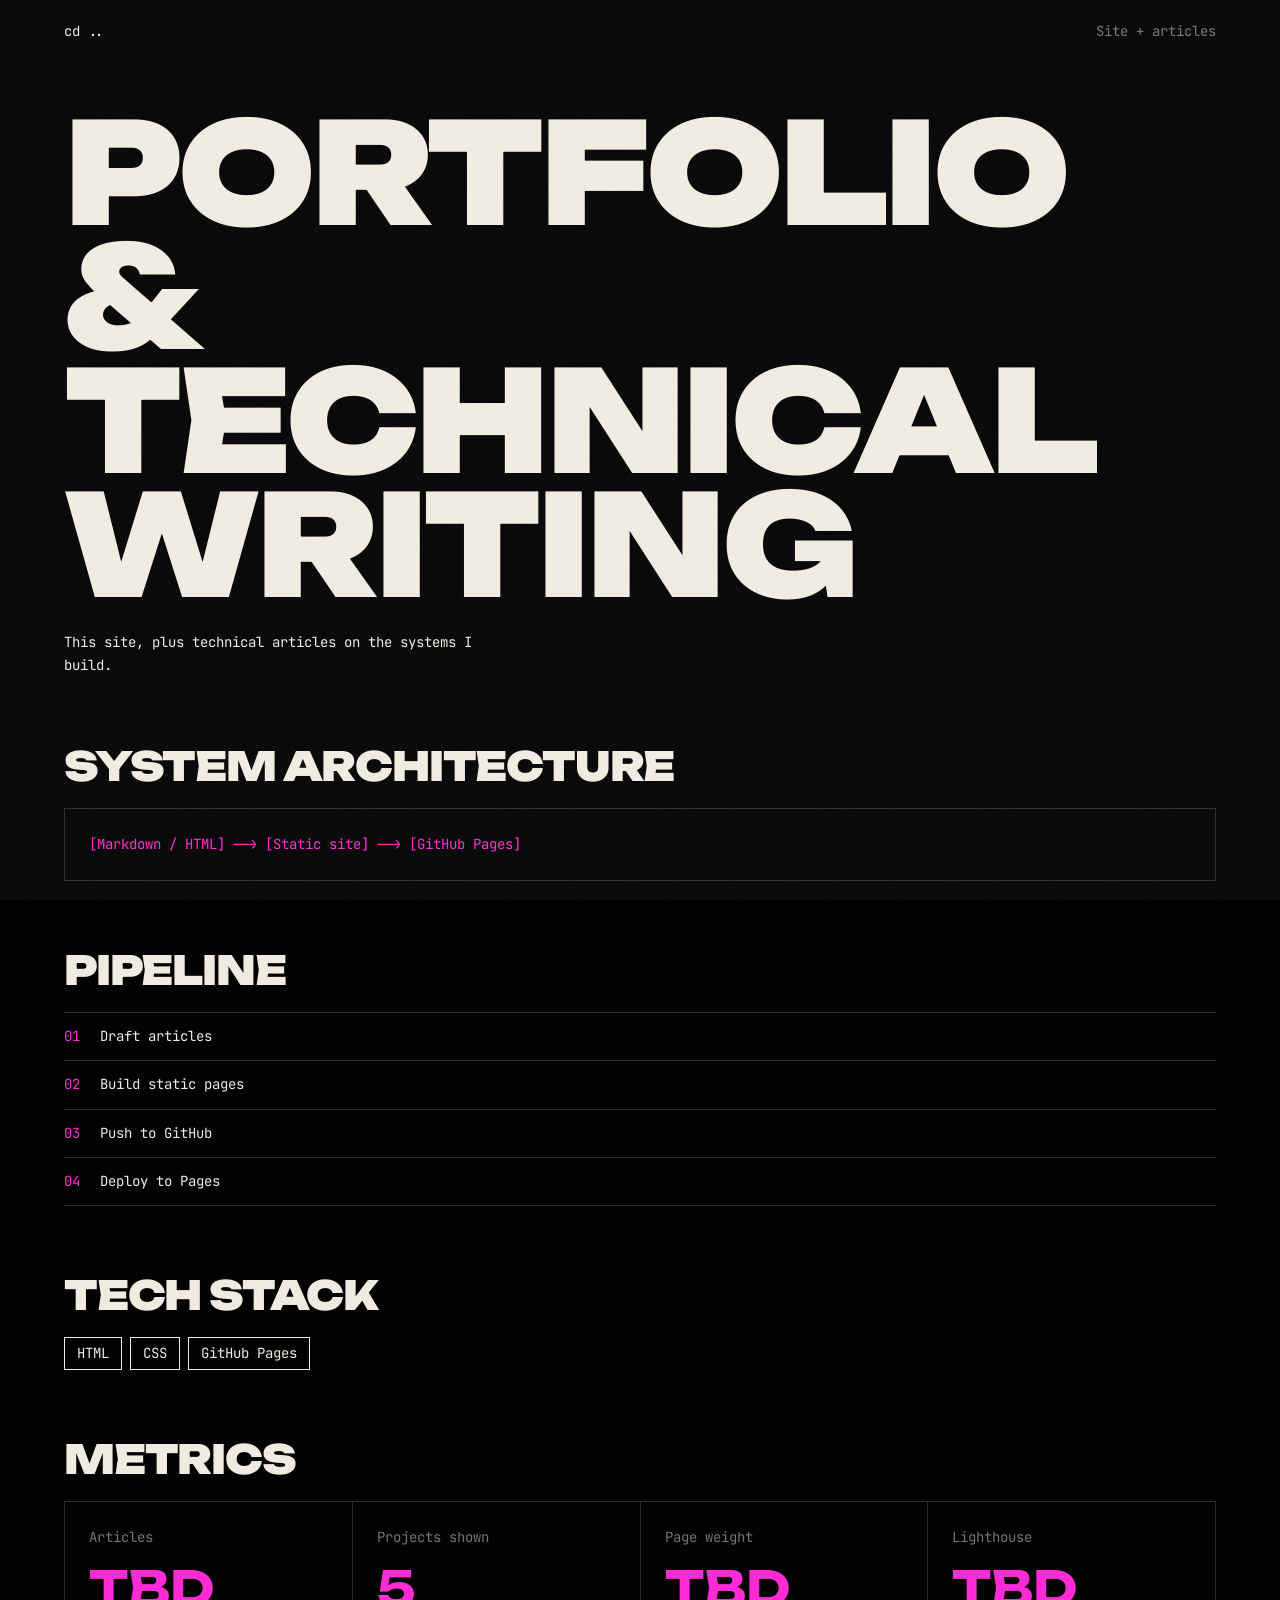
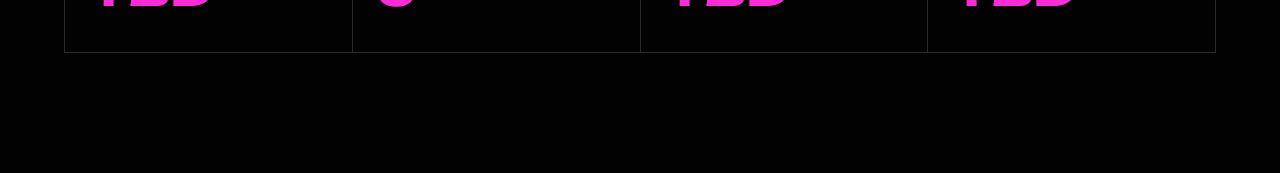
<file: work/portfolio-writing.html>
<!DOCTYPE html>
<html lang="en">
<head>
<meta charset="utf-8">
<meta name="viewport" content="width=device-width, initial-scale=1">
<title>Portfolio &amp; Technical Writing | Deepak</title>
<meta name="description" content="This site, plus technical articles on the systems I build.">
<meta name="theme-color" content="#020202">
<link rel="preconnect" href="https://fonts.googleapis.com"><link rel="preconnect" href="https://fonts.gstatic.com" crossorigin><link href="https://fonts.googleapis.com/css2?family=JetBrains+Mono&amp;family=Unbounded:wght@900&amp;display=swap" rel="stylesheet">
<link rel="stylesheet" href="../style.css">
</head>
<body>
<main class="wrap" style="padding-bottom:120px">
  <nav aria-label="Breadcrumb"><a href="../index.html" class="back">cd ..</a><span class="dim">Site + articles</span></nav>
  <h1 class="display h1" style="margin:48px 0 24px">Portfolio &amp; Technical Writing</h1>
  <p style="max-width:56ch">This site, plus technical articles on the systems I build.</p>

  <div class="block"><h2 class="display">System architecture</h2><pre class="arch">[Markdown / HTML] --&gt; [Static site] --&gt; [GitHub Pages]</pre></div>
  <div class="block"><h2 class="display">Pipeline</h2><ol class="steps"><li>Draft articles</li><li>Build static pages</li><li>Push to GitHub</li><li>Deploy to Pages</li></ol></div>
  <div class="block"><h2 class="display">Tech stack</h2><div class="chips"><span>HTML</span><span>CSS</span><span>GitHub Pages</span></div></div>
  <div class="block"><h2 class="display">Metrics</h2><div class="metrics"><div><span class="dim">Articles</span><strong>TBD</strong></div><div><span class="dim">Projects shown</span><strong>5</strong></div><div><span class="dim">Page weight</span><strong>TBD</strong></div><div><span class="dim">Lighthouse</span><strong>TBD</strong></div></div></div>
</main>
<div class="vf" aria-hidden="true"><i></i><i></i><i></i><i></i><b>EXECUTE</b></div>
<script src="../script.js"></script>
</body>
</html>
</file>
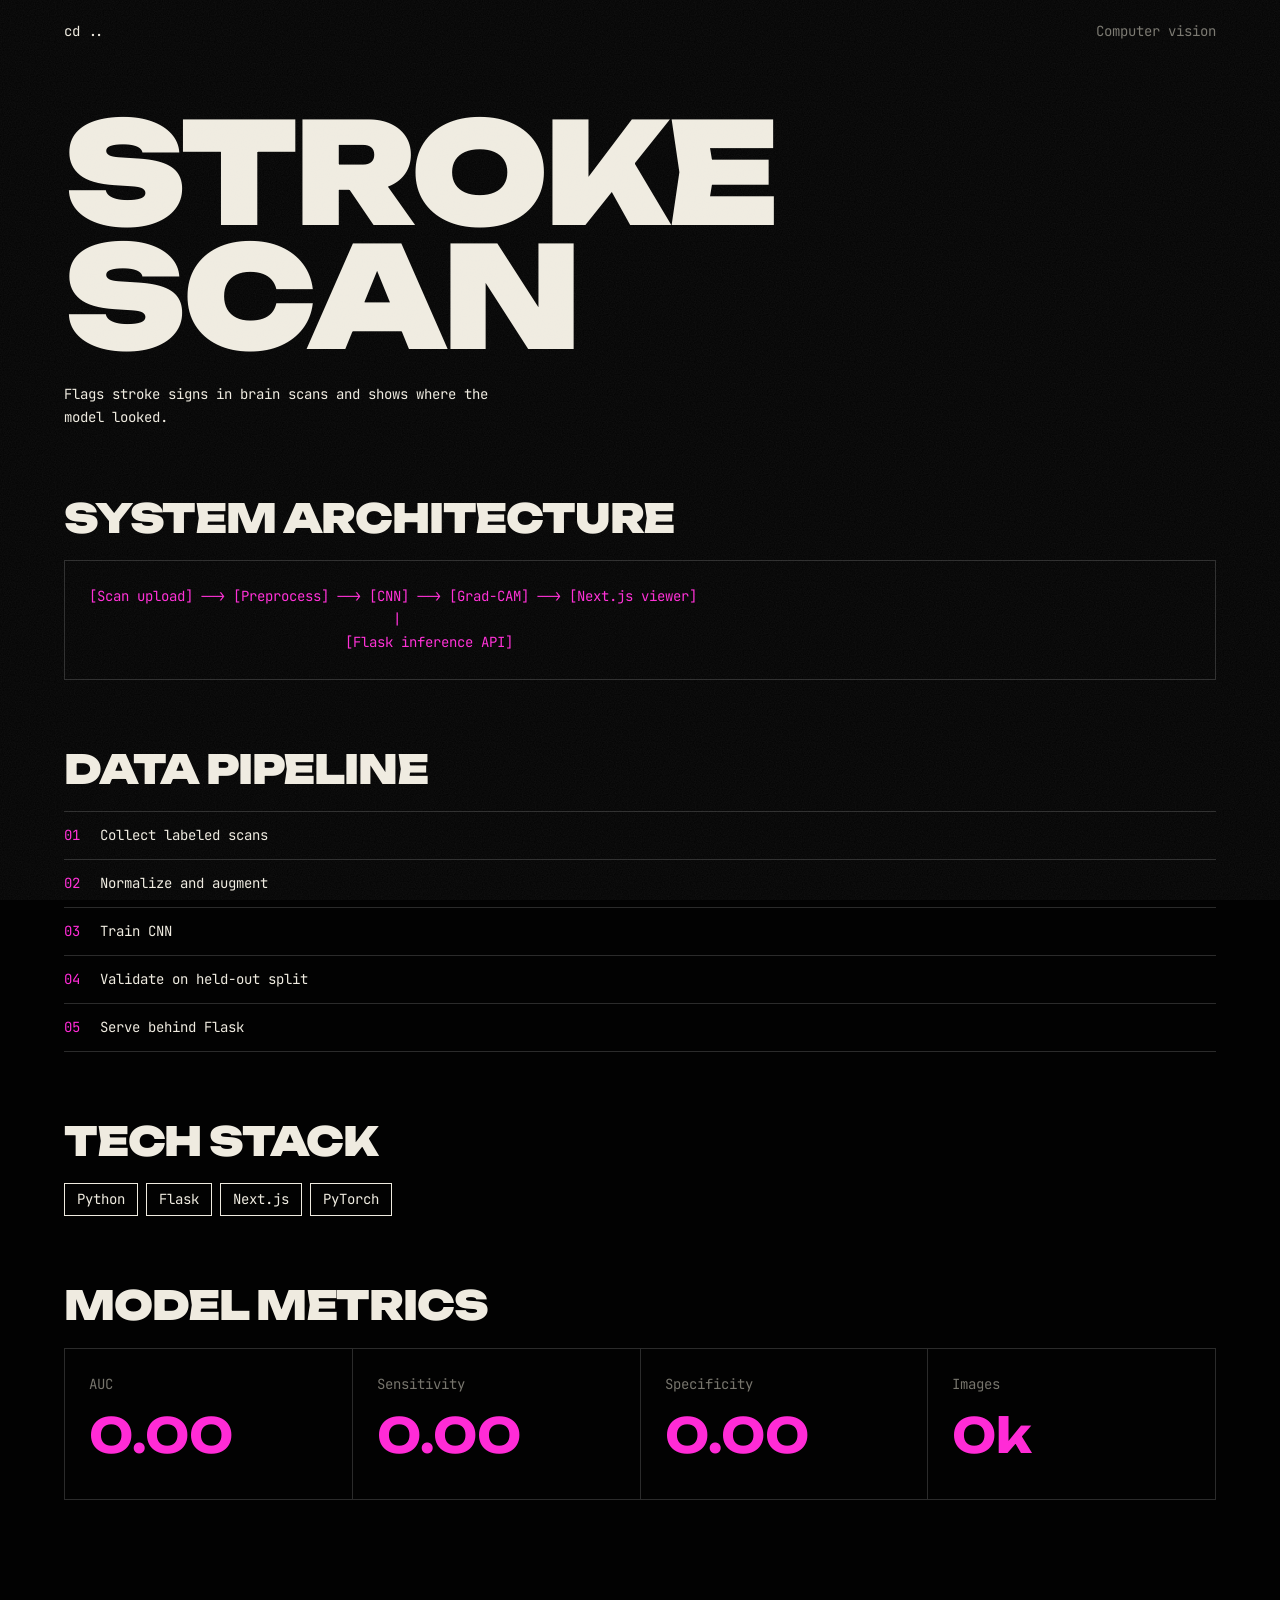
<file: work/stroke-scan.html>
<!DOCTYPE html>
<html lang="en">
<head>
<meta charset="utf-8">
<meta name="viewport" content="width=device-width, initial-scale=1">
<title>Stroke Scan | Deepak</title>
<meta name="description" content="Flags stroke signs in brain scans and shows where the model looked.">
<meta name="theme-color" content="#020202">
<link rel="preconnect" href="https://fonts.googleapis.com"><link rel="preconnect" href="https://fonts.gstatic.com" crossorigin><link href="https://fonts.googleapis.com/css2?family=JetBrains+Mono&amp;family=Unbounded:wght@900&amp;display=swap" rel="stylesheet">
<link rel="stylesheet" href="../style.css">
</head>
<body>
<main class="wrap" style="padding-bottom:120px">
  <nav aria-label="Breadcrumb"><a href="../index.html" class="back">cd ..</a><span class="dim">Computer vision</span></nav>
  <h1 class="display h1" style="margin:48px 0 24px">Stroke Scan</h1>
  <p style="max-width:56ch">Flags stroke signs in brain scans and shows where the model looked.</p>

  <div class="block"><h2 class="display">System architecture</h2><pre class="arch">[Scan upload] --&gt; [Preprocess] --&gt; [CNN] --&gt; [Grad-CAM] --&gt; [Next.js viewer]
                                      |
                                [Flask inference API]</pre></div>
  <div class="block"><h2 class="display">Data pipeline</h2><ol class="steps"><li>Collect labeled scans</li><li>Normalize and augment</li><li>Train CNN</li><li>Validate on held-out split</li><li>Serve behind Flask</li></ol></div>
  <div class="block"><h2 class="display">Tech stack</h2><div class="chips"><span>Python</span><span>Flask</span><span>Next.js</span><span>PyTorch</span></div></div>
  <div class="block"><h2 class="display">Model metrics</h2><div class="metrics"><div><span class="dim">AUC</span><strong>0.00</strong></div><div><span class="dim">Sensitivity</span><strong>0.00</strong></div><div><span class="dim">Specificity</span><strong>0.00</strong></div><div><span class="dim">Images</span><strong>0k</strong></div></div></div>
</main>
<div class="vf" aria-hidden="true"><i></i><i></i><i></i><i></i><b>EXECUTE</b></div>
<script src="../script.js"></script>
</body>
</html>
</file>
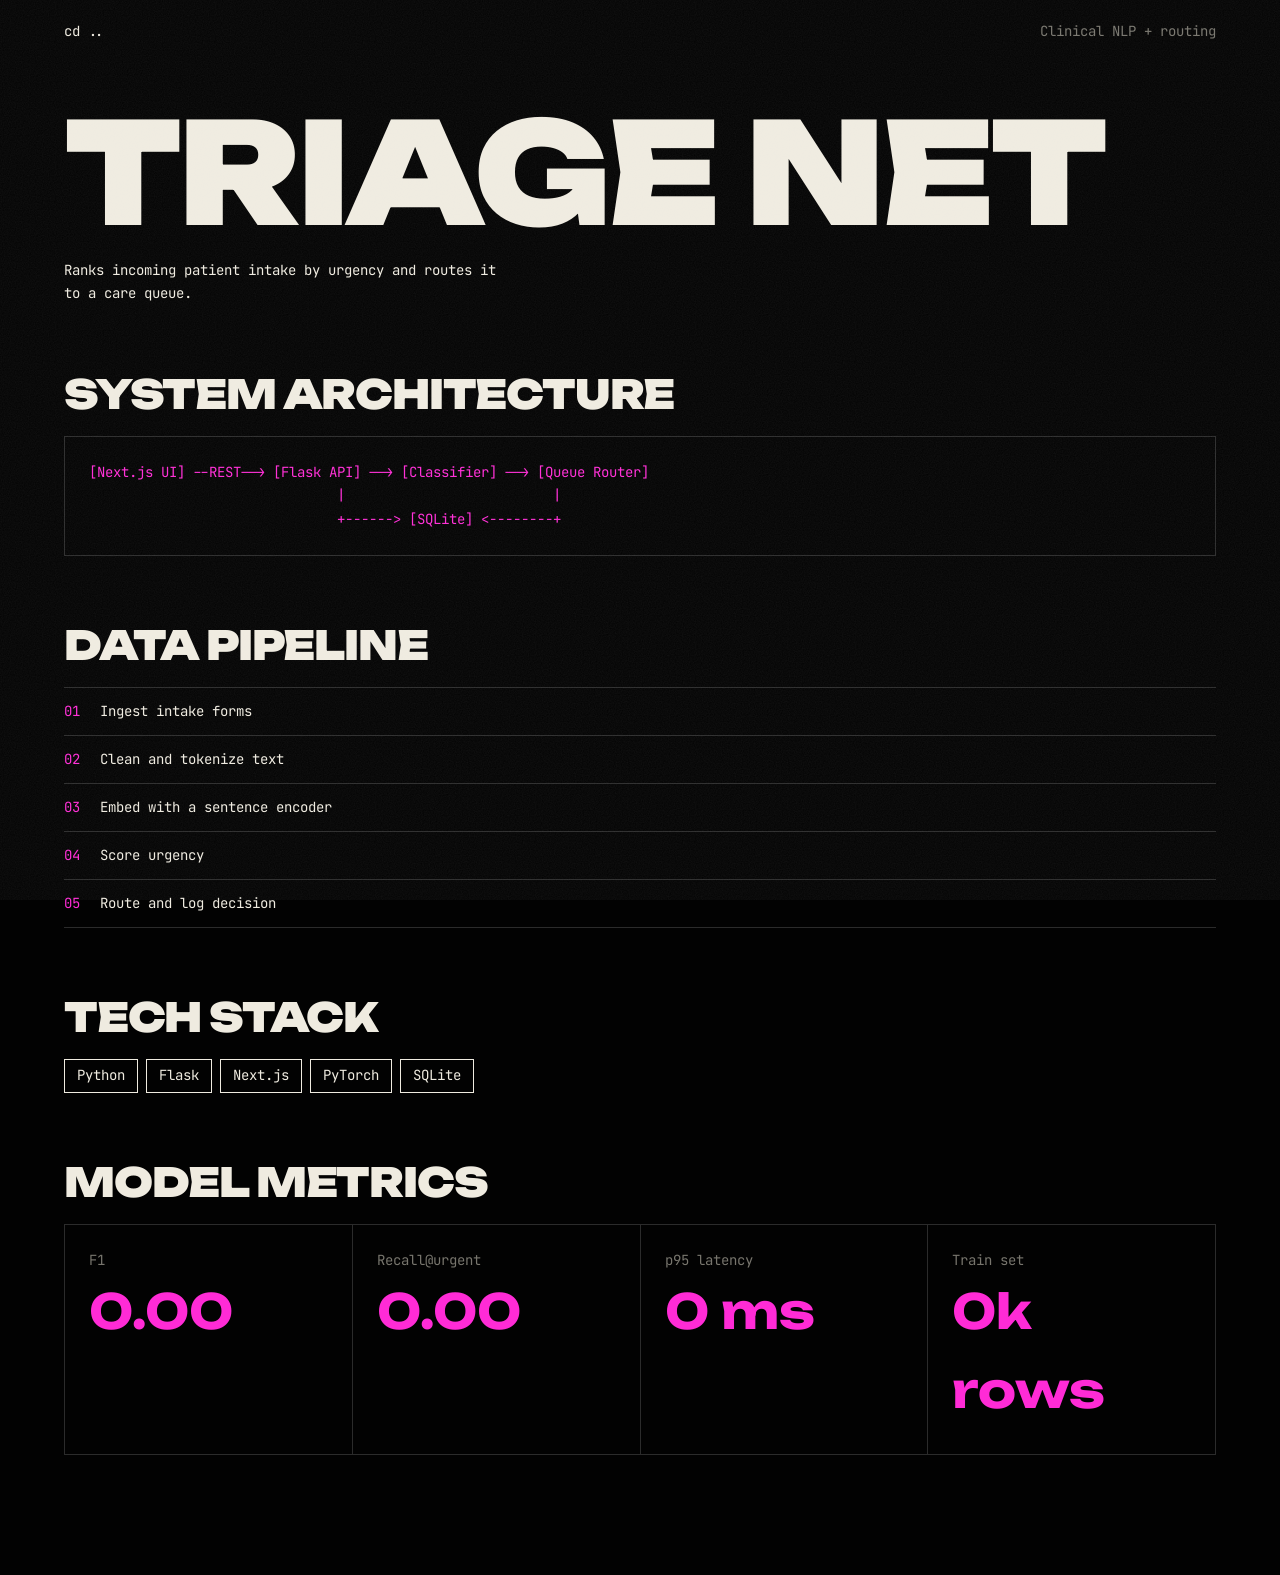
<file: work/triage-net.html>
<!DOCTYPE html>
<html lang="en">
<head>
<meta charset="utf-8">
<meta name="viewport" content="width=device-width, initial-scale=1">
<title>Triage Net | Deepak</title>
<meta name="description" content="Ranks incoming patient intake by urgency and routes it to a care queue.">
<meta name="theme-color" content="#020202">
<link rel="preconnect" href="https://fonts.googleapis.com"><link rel="preconnect" href="https://fonts.gstatic.com" crossorigin><link href="https://fonts.googleapis.com/css2?family=JetBrains+Mono&amp;family=Unbounded:wght@900&amp;display=swap" rel="stylesheet">
<link rel="stylesheet" href="../style.css">
</head>
<body>
<main class="wrap" style="padding-bottom:120px">
  <nav aria-label="Breadcrumb"><a href="../index.html" class="back">cd ..</a><span class="dim">Clinical NLP + routing</span></nav>
  <h1 class="display h1" style="margin:48px 0 24px">Triage Net</h1>
  <p style="max-width:56ch">Ranks incoming patient intake by urgency and routes it to a care queue.</p>

  <div class="block"><h2 class="display">System architecture</h2><pre class="arch">[Next.js UI] --REST--&gt; [Flask API] --&gt; [Classifier] --&gt; [Queue Router]
                               |                          |
                               +------&gt; [SQLite] &lt;--------+</pre></div>
  <div class="block"><h2 class="display">Data pipeline</h2><ol class="steps"><li>Ingest intake forms</li><li>Clean and tokenize text</li><li>Embed with a sentence encoder</li><li>Score urgency</li><li>Route and log decision</li></ol></div>
  <div class="block"><h2 class="display">Tech stack</h2><div class="chips"><span>Python</span><span>Flask</span><span>Next.js</span><span>PyTorch</span><span>SQLite</span></div></div>
  <div class="block"><h2 class="display">Model metrics</h2><div class="metrics"><div><span class="dim">F1</span><strong>0.00</strong></div><div><span class="dim">Recall@urgent</span><strong>0.00</strong></div><div><span class="dim">p95 latency</span><strong>0 ms</strong></div><div><span class="dim">Train set</span><strong>0k rows</strong></div></div></div>
</main>
<div class="vf" aria-hidden="true"><i></i><i></i><i></i><i></i><b>EXECUTE</b></div>
<script src="../script.js"></script>
</body>
</html>
</file>
<file: style.css>
:root { --bg:#020202; --fg:#EFEBE0; --ac:#FF2BD6; --dim:#77756d; --line:#2b2b2b;
  --noise:url("data:image/svg+xml;utf8,<svg xmlns='http://www.w3.org/2000/svg' width='160' height='160'><filter id='n'><feTurbulence type='fractalNoise' baseFrequency='.85' numOctaves='2' stitchTiles='stitch'/><feColorMatrix values='0 0 0 0 1 0 0 0 0 1 0 0 0 0 1 0 0 0 .9 0'/></filter><rect width='100%' height='100%' filter='url(%23n)'/></svg>"); }
* { box-sizing:border-box; margin:0; padding:0; }
body { background:var(--bg); color:var(--fg); font-family:'JetBrains Mono',monospace; font-size:14px; line-height:1.65; }
body::after { content:""; position:fixed; inset:0; background:var(--noise); opacity:.07; mix-blend-mode:screen; pointer-events:none; z-index:90; }
a { color:inherit; text-decoration:none; }
::selection { background:var(--ac); color:#000; }
:focus-visible { outline:2px solid var(--ac); outline-offset:3px; }
@media (pointer:fine) { html.js * { cursor:none !important; } }

.wrap { max-width:1200px; margin:0 auto; padding:0 24px; }
.display { font-family:'Unbounded',sans-serif; font-weight:900; text-transform:uppercase; line-height:.88; letter-spacing:-.03em; }
.h1 { font-size:clamp(44px,11vw,152px); }
.h2 { font-size:clamp(28px,5vw,64px); margin-bottom:32px; }
section { padding:96px 0; border-top:1px solid var(--line); }
.ac { color:var(--ac); }
.dim { color:var(--dim); }

nav { display:flex; justify-content:space-between; padding:20px 0; }
nav a:hover { color:var(--ac); }
.term { min-height:9.5em; margin:48px 0 40px; white-space:pre-wrap; font-family:inherit; }
.blink { color:var(--ac); animation:blink 1s steps(1) infinite; }
@keyframes blink { 50% { opacity:0; } }

.grid { display:grid; grid-template-columns:repeat(2,1fr); gap:24px; }
@media (max-width:760px) { .grid { grid-template-columns:1fr; } }
.card { position:relative; display:block; aspect-ratio:4/3; border:1px solid var(--line); overflow:hidden; padding:20px; }
.card .meta { position:relative; z-index:1; display:flex; flex-direction:column; justify-content:space-between; height:100%; }
.card h3 { font-size:clamp(24px,3.4vw,44px); }
.card p { max-width:34ch; margin-top:12px; color:var(--dim); }
.reveal { position:absolute; inset:0; z-index:2; padding:12px 12px 56px; background:var(--fg); clip-path:inset(0 100% 0 0); transition:clip-path .16s steps(5); }
.card:hover .reveal, .card:focus-visible .reveal { clip-path:inset(0 0 0 0); animation:flash .22s steps(2); }
@keyframes flash { 0% { filter:brightness(4); } 50% { filter:invert(1); } 100% { filter:none; } }
.shot { position:relative; width:100%; height:100%; background-size:cover; background-position:center; filter:grayscale(1) contrast(1.9) brightness(.9);
  background-image:radial-gradient(circle at 30% 35%, #fff 0 6%, transparent 28%), repeating-radial-gradient(circle at 70% 70%, #000 0 3px, #bbb 3px 6px), linear-gradient(135deg,#000,#888); }
.shot::after { content:""; position:absolute; inset:0; background:var(--noise); opacity:.5; mix-blend-mode:multiply; }
.cap { position:absolute; left:16px; right:16px; bottom:14px; z-index:3; color:#000; display:flex; justify-content:space-between; font-weight:700; clip-path:inset(0 100% 0 0); transition:clip-path .16s steps(5); }
.card:hover .cap, .card:focus-visible .cap { clip-path:inset(0 0 0 0); }

.vf { position:fixed; left:0; top:0; width:46px; height:46px; z-index:100; pointer-events:none; opacity:0; display:block; transition:width .12s steps(3), height .12s steps(3); }
.vf i { position:absolute; width:12px; height:12px; border:2px solid var(--ac); }
.vf i:nth-child(1){ left:0; top:0; border-right:0; border-bottom:0; }
.vf i:nth-child(2){ right:0; top:0; border-left:0; border-bottom:0; }
.vf i:nth-child(3){ left:0; bottom:0; border-right:0; border-top:0; }
.vf i:nth-child(4){ right:0; bottom:0; border-left:0; border-top:0; }
.vf b { display:none; font-size:12px; letter-spacing:.12em; color:#000; }
.vf[data-mode="execute"] { width:128px; height:34px; background:var(--ac); align-items:center; justify-content:center; display:flex; }
.vf[data-mode="execute"] i { display:none; }
.vf[data-mode="execute"] b { display:block; }
@media (pointer:coarse) { .vf { display:none; } }

.about { display:grid; grid-template-columns:1fr 1fr; gap:48px; }
@media (max-width:760px) { .about { grid-template-columns:1fr; } }
.about p { max-width:60ch; }
.skills { list-style:none; border-top:1px solid var(--line); }
.skills li { display:flex; justify-content:space-between; padding:10px 0; border-bottom:1px solid var(--line); }

.back:hover, .contact:hover { color:var(--ac); }
.block { margin-top:72px; }
.block h2 { font-size:clamp(22px,3.4vw,40px); margin-bottom:24px; }
pre.arch { border:1px solid var(--line); padding:24px; overflow-x:auto; color:var(--ac); font-family:inherit; }
.steps { list-style:none; counter-reset:s; border-top:1px solid var(--line); }
.steps li { counter-increment:s; display:flex; gap:20px; padding:12px 0; border-bottom:1px solid var(--line); }
.steps li::before { content:counter(s,decimal-leading-zero); color:var(--ac); }
.chips { display:flex; flex-wrap:wrap; gap:8px; }
.chips span { border:1px solid var(--fg); padding:4px 12px; }
.metrics { display:grid; grid-template-columns:repeat(auto-fit,minmax(200px,1fr)); gap:1px; background:var(--line); border:1px solid var(--line); }
.metrics div { background:var(--bg); padding:24px; }
.metrics strong { display:block; font-family:'Unbounded',sans-serif; font-size:clamp(28px,4vw,48px); color:var(--ac); }

@media (prefers-reduced-motion:reduce) { .reveal, .cap, .vf { transition:none; } .card:hover .reveal { animation:none; } .blink { animation:none; } }

.term-static { display:block; }

.card.featured { aspect-ratio:auto; min-height:300px; margin-bottom:24px; }
.card.featured p { max-width:56ch; }
.card.featured h3 { max-width:24ch; }
</file>
